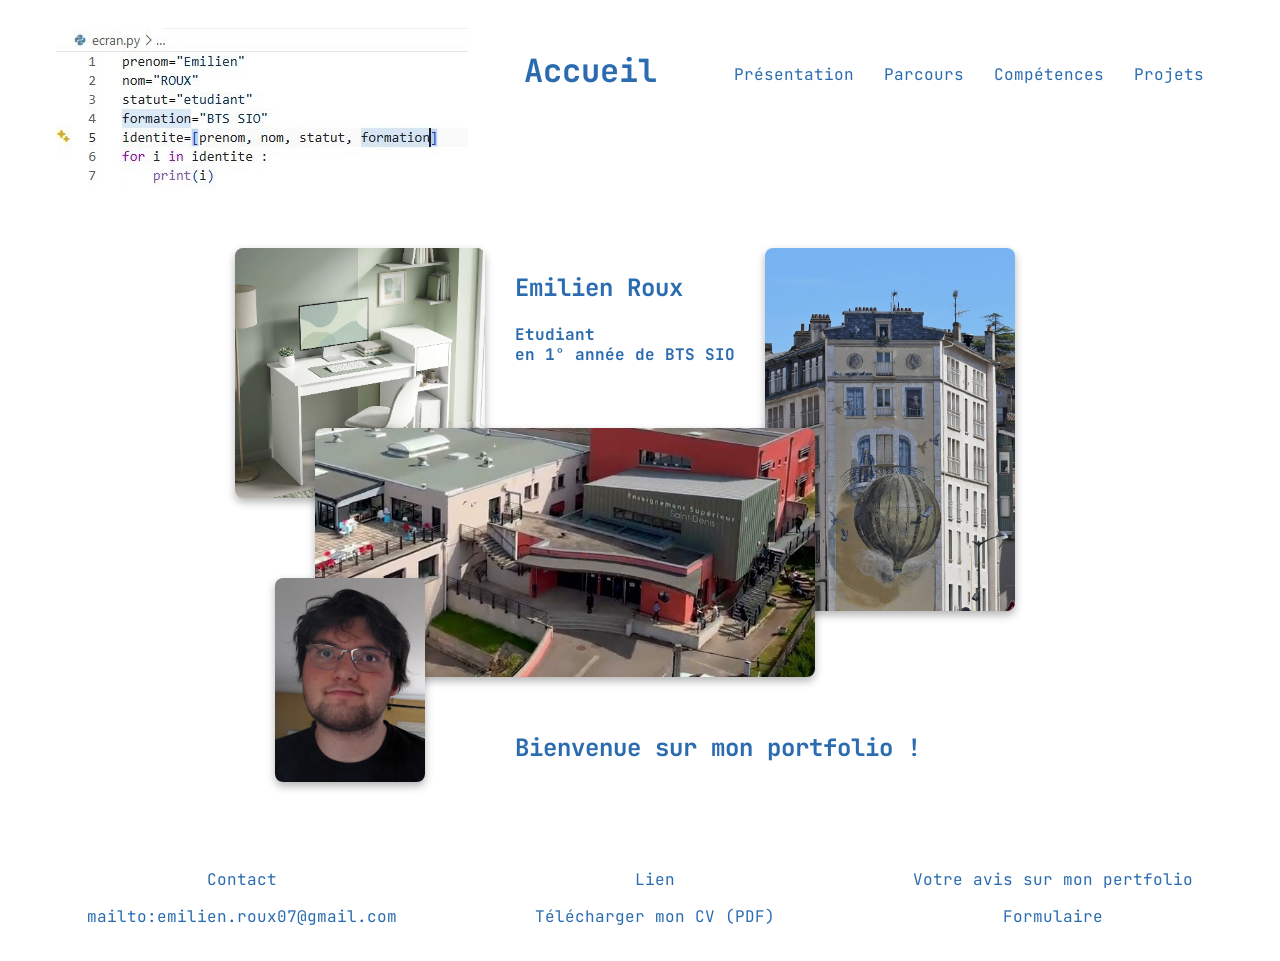
<file: index.html>
<!DOCTYPE html>
<html lang="fr">

<head>
    <meta charset="UTF-8">
    <meta name="viewport" content="width=device-width, initial-scale=1.0">
    <title>Page d'accueil</title>
    <link rel="stylesheet" href="CSS/style.css">
</head>

<body>
    <!-- en-tête de la Page -->
    <header>
        <img src="./Photos/EnTete03.jpg" alt="">
        <h1>Accueil</h1>
        <!-- menu de navigation -->
        <nav>
            <ul class="menu">
                <li><a href="pages/presentation.html">Présentation</a></li>
                <li><a href="pages/parcours.html">Parcours</a></li>
                <li><a href="pages/competences.html">Compétences</a></li>
                <li><a href="pages/projets.html">Projets</a></li>
            </ul>
        </nav>
    </header>

    <!-- contenu principal de la page -->
    <main>
        <!-- images et textes superposée an centre de la page -->
        <div class="conteneur-principal">
            <p class="nom">Emilien Roux</p>
            <p class="statut">Etudiant</p>
            <p class="etude"> en 1° année de BTS SIO</p>
            <P class="bienvenue">Bienvenue sur mon portfolio !</P>
            <!-- Image ordinateur -->
            <img src="./Photos/ordinateur.jpg" alt="Image ordinateur" class="image-ordinateur">
            <!-- Image Annonay -->
            <img src="./Photos/annonay.jpg" alt="Image Annonay" class="image-annonay">
            <!-- Image SIO -->
            <img src="./Photos/sio.jpg" alt="Image SIO" class="image-sio">
            <!-- Image Emilien -->
            <img src="./Photos/Emilien.jpg" alt="Image Emilien" class="image-emilien">
        </div>
    </main>

    <!-- pied de page -->
    <footer>
        <div>
            <p>Contact</p>
            <P><a href="mailto:emilien.roux07@gmail.com">mailto:emilien.roux07@gmail.com</a></P>
        </div>
        <div>
            <p>Lien</p>
            <p><a href="./Documents/CV.pdf" download="">Télécharger mon CV (PDF)</a></p>
        </div>
        <div>
            <p>Votre avis sur mon pertfolio</p>
            <p><a href="pages/formulaire.html">Formulaire</a></p>
        </div>
    </footer>
</body>

</html>
</file>
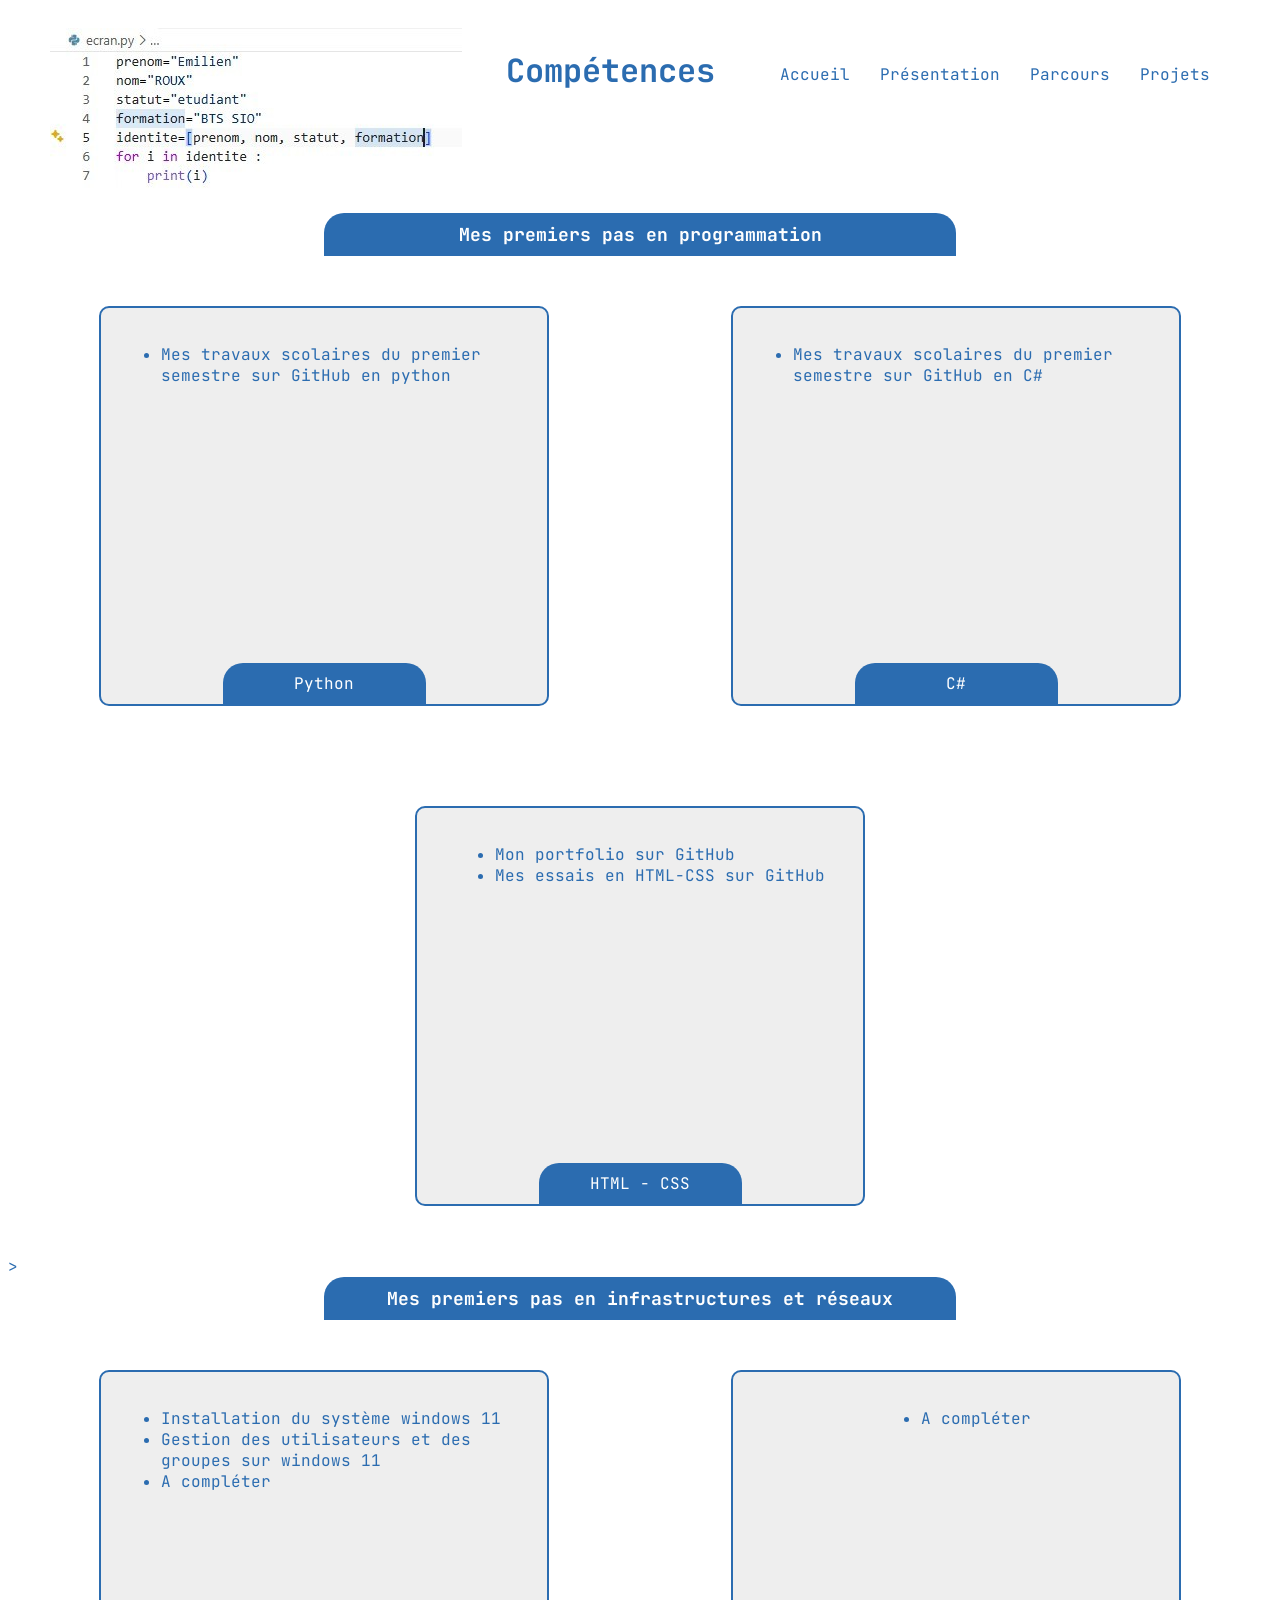
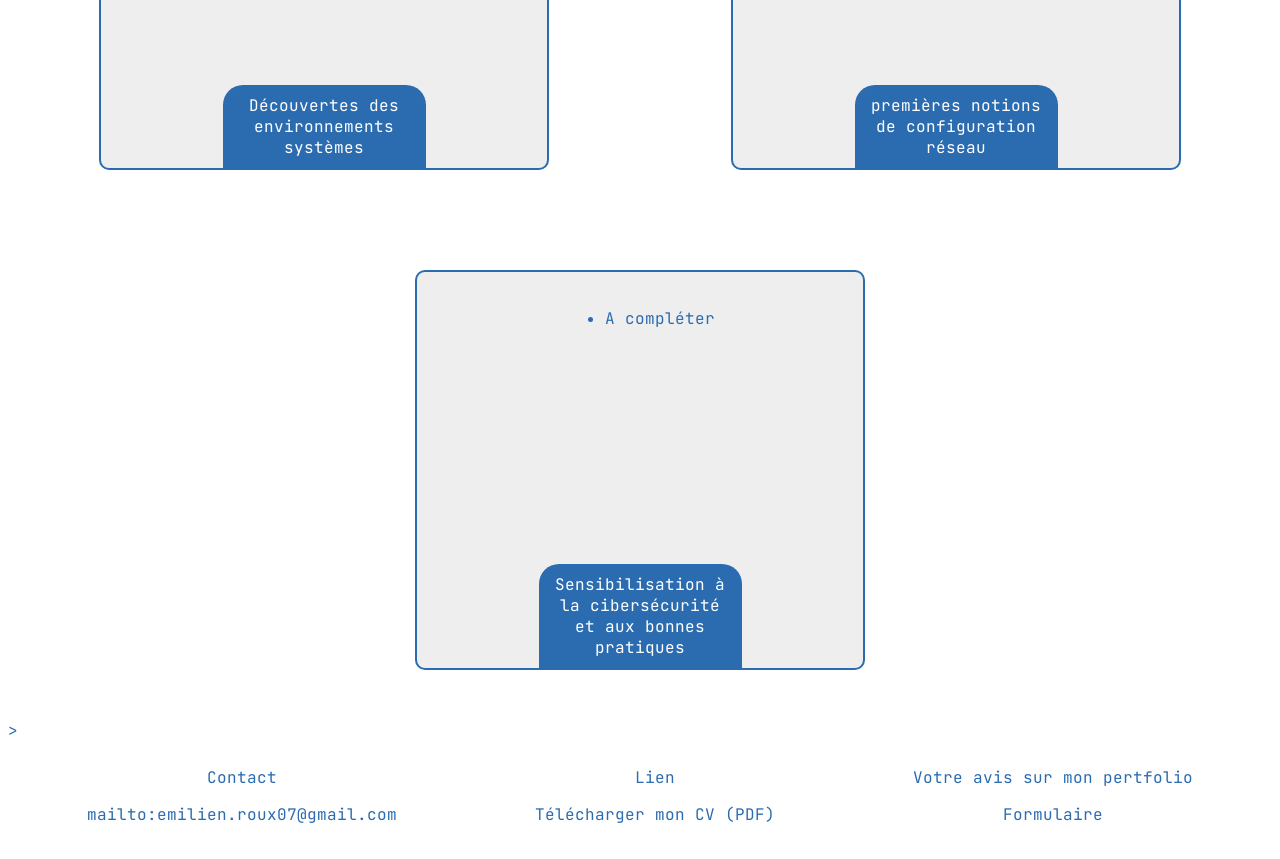
<file: pages/competences.html>
<!DOCTYPE html>
<html lang="fr">

<head>
    <meta charset="UTF-8">
    <meta name="viewport" content="width=device-width, initial-scale=1.0">
    <title>Compétences</title>
    <link rel="stylesheet" href="../CSS/style.css">
</head>

<body>
    <!-- en-tête de la Page -->
    <header>
        <img src="../Photos/EnTete03.jpg" alt="">
        <h1>Compétences</h1>
        <nav>
            <ul class="menu">
                <li><a href="../index.html">Accueil</a></li>
                <li><a href="presentation.html">Présentation</a></li>
                <li><a href="parcours.html">Parcours</a></li>
                <li><a href="projets.html">Projets</a></li>
            </ul>
        </nav>
    </header>

    <!-- contenu principal de la page -->
    <div class="titre-competences">Mes premiers pas en programmation</div>

    <div class="super-conteneur">

        <div class="conteneur-presentation">
            <div class="carte">
                <ul>
                    <li><a href="https://github.com/Emilien-jmsd/pythonExercices.git" target="_blank"
                            rel="noopener noreferrer">Mes travaux scolaires du premier semestre sur GitHub en python</a>
                    </li>
                </ul>
                <p class="carte-badge">Python</p>
            </div>
        </div>

        <div class="conteneur-presentation">
            <div class="carte">
                <ul>
                    <li><a href="https://github.com/Emilien-jmsd/C-Exercices.git" target="_blank"
                            rel="noopener noreferrer">Mes travaux scolaires du premier semestre sur GitHub en C#</a>
                    </li>
                </ul>
                <p class="carte-badge">C#</p>
            </div>
        </div>

        <div class="conteneur-presentation">
            <div class="carte">
                <ul>
                    <li><a href="https://github.com/Emilien-jmsd/PortefolioEmilien.git" target="_blank"
                            rel="noopener noreferrer">Mon portfolio sur GitHub</a></li>
                    <li>Mes essais en HTML-CSS sur GitHub</li>
                </ul>
                <p class="carte-badge">HTML - CSS</p>
            </div>
        </div>
    </div>>

    <div class="titre-competences">Mes premiers pas en infrastructures et réseaux</div>
    <div class="super-conteneur">

        <div class="conteneur-presentation">
            <div class="carte">
                <ul>
                    <li>Installation du système windows 11</li>
                    <li>Gestion des utilisateurs et des groupes sur windows 11</li>
                    <li>A compléter</li>
                </ul>

                <p class="carte-badge">Découvertes des environnements systèmes</p>
            </div>
        </div>

        <div class="conteneur-presentation">
            <div class="carte">
                <ul>
                    <li>A compléter</li>
                </ul>
                <p class="carte-badge">premières notions de configuration réseau</p>
            </div>
        </div>

        <div class="conteneur-presentation">
            <div class="carte">
                <ul>
                    <li>A compléter</li>
                </ul>
                <p class="carte-badge">Sensibilisation à la cibersécurité et aux bonnes pratiques</p>
            </div>
        </div>
    </div>>
    <!-- pied de page -->
    <footer>
        <div>
            <p>Contact</p>
            <P><a href="mailto:emilien.roux07@gmail.com">mailto:emilien.roux07@gmail.com</a></P>
        </div>
        <div>
            <p>Lien</p>
            <p><a href="../Documents/CV.pdf" download="">Télécharger mon CV (PDF)</a></p>
        </div>
        <div>
            <p>Votre avis sur mon pertfolio</p>
            <p><a href="formulaire.html">Formulaire</a></p>
        </div>
    </footer>

</html>
</file>
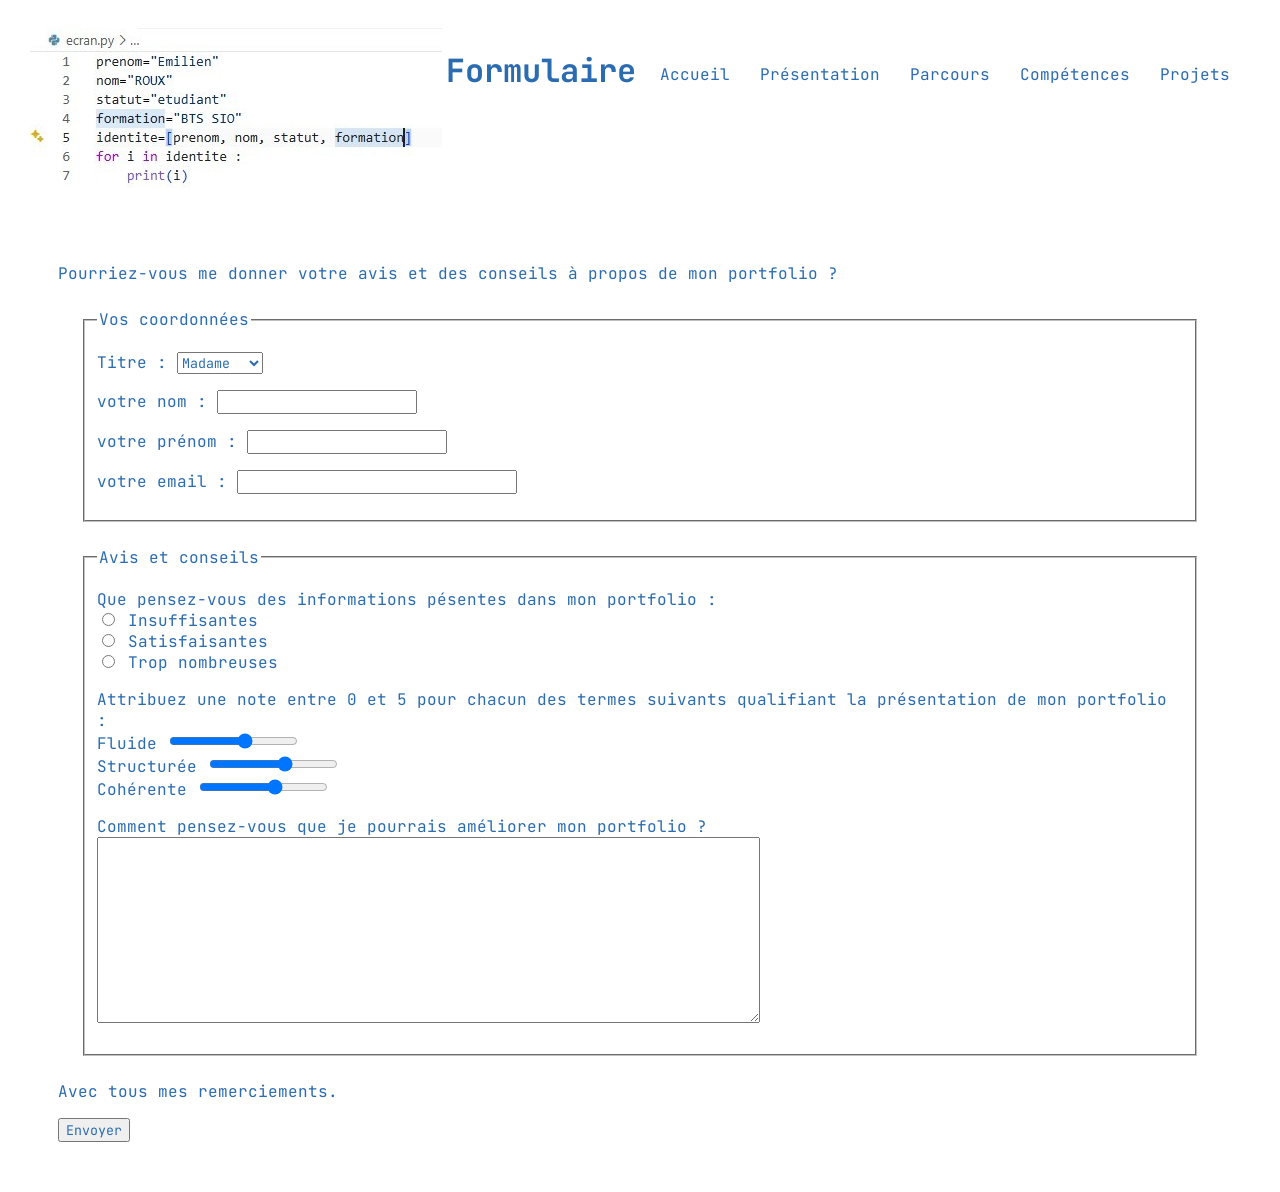
<file: pages/formulaire.html>
<!DOCTYPE html>
<html lang="fr">

<head>
    <meta charset="UTF-8">
    <meta name="viewport" content="width=device-width, initial-scale=1.0">
    <title>Formulaire</title>
    <link rel="stylesheet" href="../CSS/style.css">
</head>

<body>
    <!-- en-tête de la Page -->
    <header>
        <img src="../Photos/EnTete03.jpg" alt="">
        <h1>Formulaire</h1>
        <!-- menu de navigation -->
        <nav>
            <ul class="menu">
                <li><a href="../index.html">Accueil</a></li>
                <li><a href="./presentation.html">Présentation</a></li>
                <li><a href="./parcours.html">Parcours</a></li>
                <li><a href="./competences.html">Compétences</a></li>
                <li><a href="./projets.html">Projets</a></li>
            </ul>
        </nav>
    </header>
    <!-- contenu du formulaire -->

    <form method="post" action="traitement .php">

        <p>Pourriez-vous me donner votre avis et des conseils à propos de mon portfolio ?</p>

        <fieldset>
            <legend>Vos coordonnées</legend>

            <p>
                <label for="titre">Titre</label> :
                <select name="titre" id="titre">
                    <option value="madame">Madame</option>
                    <option value="monsieur">Monsieur</option>
                </select>
            </p>

            <p>
                <label for="nom">votre nom</label> : <input type="text" name="nom" id="nom">
            </p>


            <p>
                <label for="prenom">votre prénom</label> : <input type="text" name="prenom" id="prenom">
            </p>
            <p>
                <label for="email">votre email</label> : <input type="email" size="30" name="email" id="email">
            </p>
        </fieldset>

        <fieldset>
            <legend>Avis et conseils</legend>

            <p>
                Que pensez-vous des informations pésentes dans mon portfolio : <br>
                <input type="radio" name="info" value="insuffisantes" id="insuffisants"> <label
                    for="insuffisantes">Insuffisantes</label> <br>
                <input type="radio" name="info" value="satisfaisantes" id="satisfaisantes"> <label
                    for="satisfaisantes">Satisfaisantes</label> <br>
                <input type="radio" name="info" value="tropNombreuses" id="tropNombreuses"> <label
                    for="tropNombreuses">Trop
                    nombreuses</label> <br>
            </p>

            <p>
                Attribuez une note entre 0 et 5 pour chacun des termes suivants qualifiant la présentation de mon
                portfolio
                : <br>
                <label for="fluide">Fluide</label> <input type="range" name="fluide" id="fluide" min="0" max="5"> <br>
                <label for="structuree">Structurée</label> <input type="range" name="structuree" id="structuree" min="0"
                    max="5"> <br>
                <label for="coherente">Cohérente</label> <input type="range" name="coherente" id="coherente" min="0"
                    max="5"> <br>
            </p>

            <p>
                <label for="ameliorer">Comment pensez-vous que je pourrais améliorer mon portfolio ?</label> <br>
                <textarea name="ameliorer" id="ameliorer" rows="10" cols="80"></textarea>
            </p>
        </fieldset>

        <p>Avec tous mes remerciements.</p>

        <p>
            <input type="submit" value="Envoyer">
        </p>

    </form>
</body>

</html>
</file>
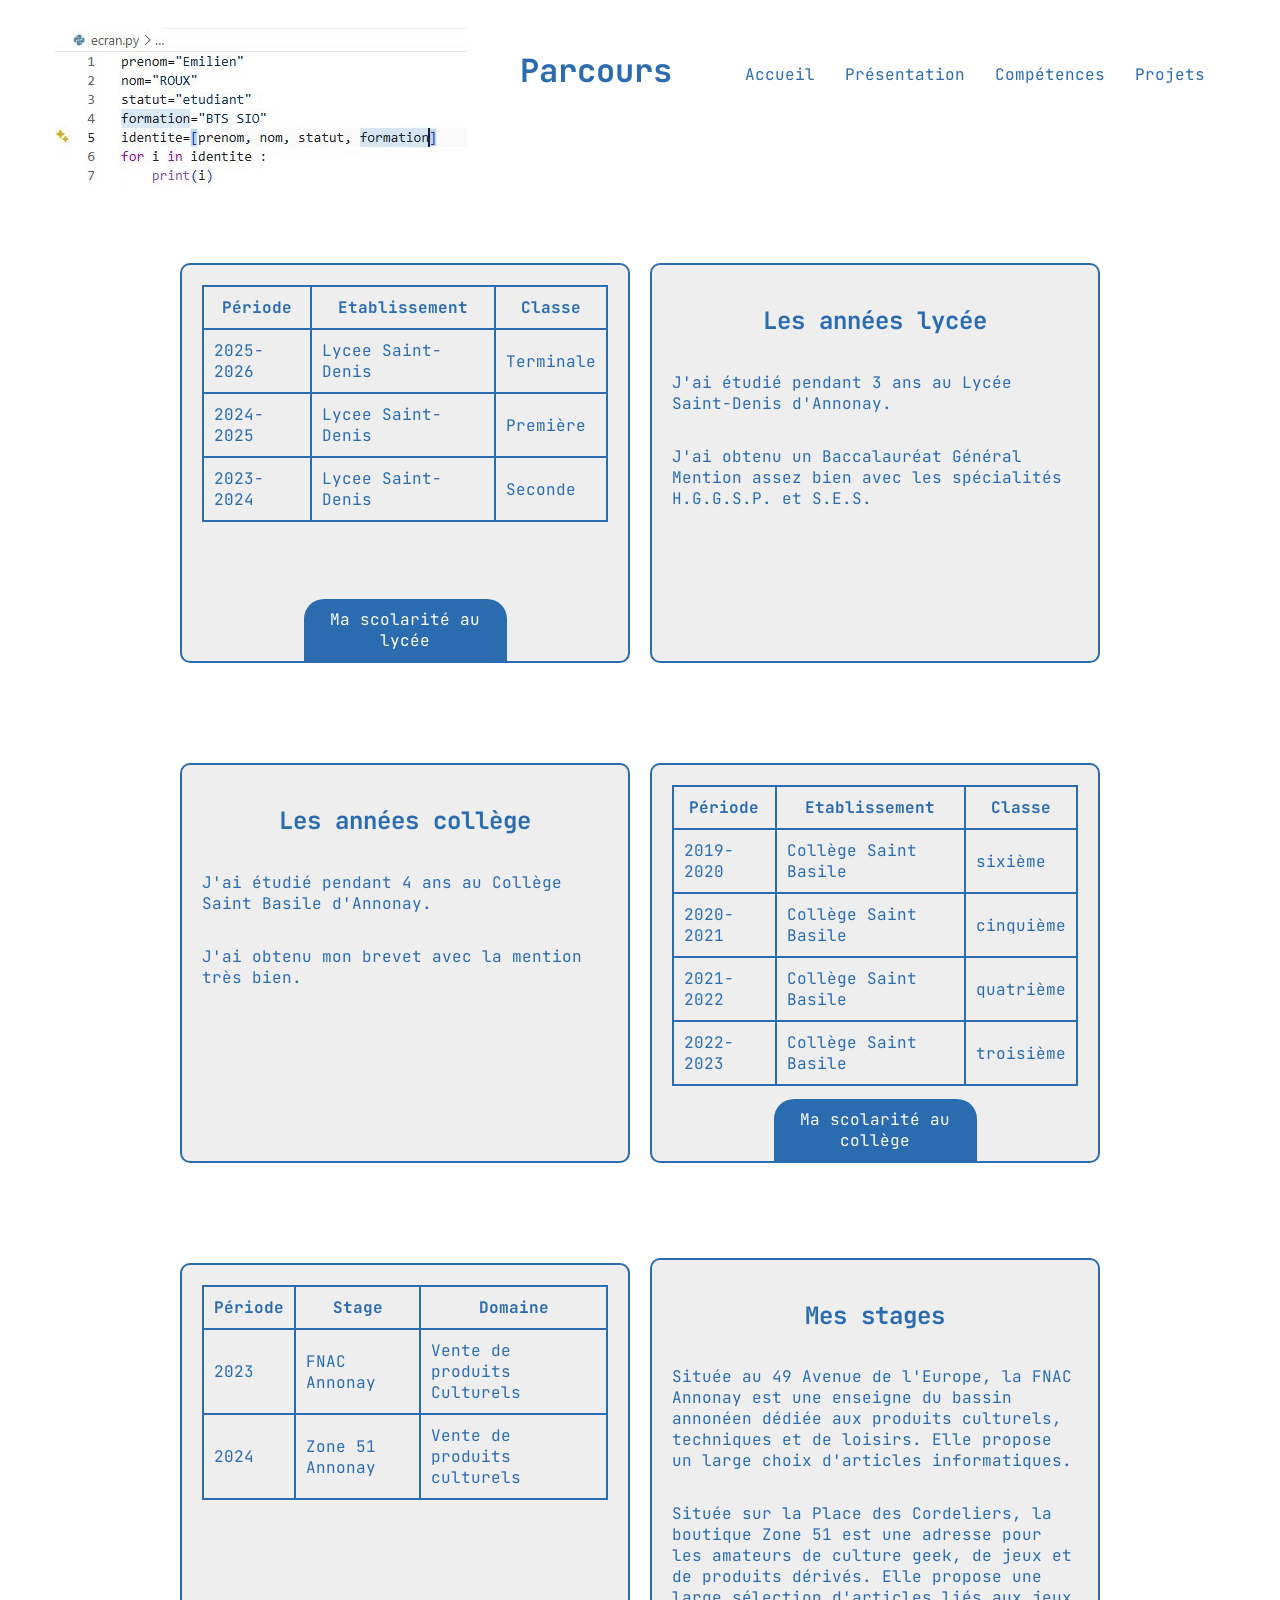
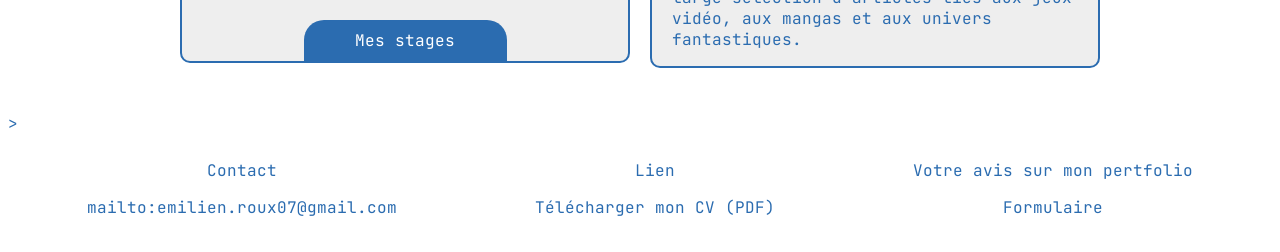
<file: pages/parcours.html>
<!DOCTYPE html>
<html lang="fr">

<head>
    <meta charset="UTF-8">
    <meta name="viewport" content="width=device-width, initial-scale=1.0">
    <title>Parcours</title>
    <link rel="stylesheet" href="../CSS/style.css">
</head>

<body>
    <!-- en-tête de la Page -->
    <header>
        <img src="../Photos/EnTete03.jpg" alt="">
        <h1>Parcours</h1>
        <nav>
            <ul class="menu">
                <li><a href="../index.html">Accueil</a></li>
                <li><a href="presentation.html">Présentation</a></li>
                <li><a href="competences.html">Compétences</a></li>
                <li><a href="projets.html">Projets</a></li>
            </ul>
        </nav>
    </header>

    <!-- contenu principal de la page -->
    <main class="super-conteneur">

        <div class="conteneur-presentation">
            <div class="carte">
                <table>
                    <tr>
                        <th scope="col">Période</th>
                        <th scope="col">Etablissement</th>
                        <th scope="col">Classe</th>
                    </tr>
                    <tr>
                        <td>2025-2026</td>
                        <td><a href="https://campussaintdenis.com/filieres-lycee/filiere-generale/?gad_source=1&gad_campaignid=23449326229&gclid=CjwKCAjw56zWBhB0EiwAdPOQOWC97iDl6qobsO4ddy5rVeqM_-GAk7Ff4I_r2R6ALbYJ_dN54zUkGhoCvQMQAvD_BwE#specialites"
                                target="_blank" rel="noopener noreferrer">Lycee Saint-Denis</a>
                        </td>
                        <td>Terminale</td>
                    </tr>
                    <tr>
                        <td>2024-2025</td>
                        <td><a href="https://campussaintdenis.com/filieres-lycee/filiere-generale/?gad_source=1&gad_campaignid=23449326229&gclid=CjwKCAjw56zWBhB0EiwAdPOQOWC97iDl6qobsO4ddy5rVeqM_-GAk7Ff4I_r2R6ALbYJ_dN54zUkGhoCvQMQAvD_BwE#specialites"
                                target="_blank" rel="noopener noreferrer">Lycee Saint-Denis</a>
                        </td>
                        <td>Première</td>
                    </tr>
                    <tr>
                        <td>2023-2024</td>
                        <td><a href="https://campussaintdenis.com/filieres-lycee/filiere-generale/?gad_source=1&gad_campaignid=23449326229&gclid=CjwKCAjw56zWBhB0EiwAdPOQOWC97iDl6qobsO4ddy5rVeqM_-GAk7Ff4I_r2R6ALbYJ_dN54zUkGhoCvQMQAvD_BwE#specialites"
                                target="_blank" rel="noopener noreferrer">Lycee Saint-Denis</a>
                        </td>
                        <td>Seconde</td>
                    </tr>
                </table>
                <p class="carte-badge">Ma scolarité au lycée</p>
            </div>
            <div class="carte">
                <h2 class="carte-titre">Les années lycée</h2>
                <p class="carte-texte">J'ai étudié pendant 3 ans au <a
                        href="https://campussaintdenis.com/filieres-lycee/filiere-generale/?gad_source=1&gad_campaignid=23449326229&gclid=CjwKCAjw56zWBhB0EiwAdPOQOWC97iDl6qobsO4ddy5rVeqM_-GAk7Ff4I_r2R6ALbYJ_dN54zUkGhoCvQMQAvD_BwE#specialites"
                        target="_blank" rel="noopener noreferrer">Lycée
                        Saint-Denis</a> d'Annonay.
                <p class="carte-texte">J'ai obtenu un Baccalauréat Général Mention assez bien avec les spécialités
                    H.G.G.S.P.
                    et S.E.S.</p>
            </div>
        </div>

        <div class="conteneur-presentation">

            <div class="carte">
                <h2 class="carte-titre">Les années collège</h2>
                <p class="carte-texte">J'ai étudié pendant 4 ans au <a href="https://ensemblescolairesaintbasile.fr/"
                        target="_blank" rel="noopener noreferrer">Collège Saint Basile</a> d'Annonay.
                <p class="carte-texte">J'ai obtenu mon brevet avec la mention très bien.</p>
            </div>


            <div class="carte">
                <table>
                    <!-- <caption>Ma scolarité au collège</caption> -->
                    <tr>
                        <th scope="col">Période</th>
                        <th scope="col">Etablissement</th>
                        <th scope="col">Classe</th>
                    </tr>
                    <tr>
                        <td>2019-2020</td>
                        <td><a href="https://ensemblescolairesaintbasile.fr/" target="_blank"
                                rel="noopener noreferrer">Collège Saint Basile</a></td>
                        <td>sixième</td>
                    </tr>
                    <tr>
                        <td>2020-2021</td>
                        <td><a href="https://ensemblescolairesaintbasile.fr/" target="_blank"
                                rel="noopener noreferrer">Collège Saint Basile</a></td>
                        <td>cinquième</td>
                    </tr>
                    <tr>
                        <td>2021-2022</td>
                        <td><a href="https://ensemblescolairesaintbasile.fr/" target="_blank"
                                rel="noopener noreferrer">Collège Saint Basile</a></td>
                        <td>quatrième</td>
                    </tr>
                    <tr>
                        <td>2022-2023</td>
                        <td><a href="https://ensemblescolairesaintbasile.fr/" target="_blank"
                                rel="noopener noreferrer">Collège Saint Basile</a></td>
                        <td>troisième</td>
                    </tr>
                </table>
                <p class="carte-badge">Ma scolarité au collège</p>
            </div>

        </div>

        <div class="conteneur-presentation">

            <div class="carte">
                <table>
                    <!-- <caption>Mes stages</caption> -->
                    <tr>
                        <th scope="col">Période</th>
                        <th scope="col">Stage</th>
                        <th scope="col">Domaine</th>
                    </tr>
                    <tr>
                        <td>2023</td>
                        <td><a href="https://www.fnac.com/Annonay/Fnac-Annonay/cl498/w-4" target="_blank"
                                rel="noopener noreferrer">FNAC Annonay</a></td>
                        <td>Vente de produits Culturels</td>
                    </tr>
                    <tr>
                        <td>2024</td>
                        <td><a href="https://asso.chez-mon-libraire.fr/librairie/librairie/234.html" target="_blank"
                                rel="noopener noreferrer">Zone 51 Annonay</a></td>
                        <td>Vente de produits culturels</td>
                    </tr>
                </table>
                <p class="carte-badge">Mes stages</p>
            </div>
            <div class="carte">
                <h2 class="carte-titre">Mes stages</h2>
                <p class="carte-texte">Située au 49 Avenue de l'Europe, la FNAC Annonay est une enseigne du bassin
                    annonéen dédiée aux produits culturels, techniques et de loisirs. Elle propose un large choix
                    d'articles informatiques.</p>
                <p class="carte-texte">Située sur la Place des Cordeliers, la boutique Zone 51 est une adresse pour les
                    amateurs de culture geek, de jeux et de produits dérivés. Elle propose une large sélection
                    d'articles liés aux jeux vidéo, aux mangas et aux univers fantastiques.</p>
            </div>
        </div>
    </main>>

    <!-- pied de page -->
    <footer>
        <div>
            <p>Contact</p>
            <P><a href="mailto:emilien.roux07@gmail.com">mailto:emilien.roux07@gmail.com</a></P>
        </div>
        <div>
            <p>Lien</p>
            <p><a href="../Documents/CV.pdf" download="">Télécharger mon CV (PDF)</a></p>
        </div>
        <div>
            <p>Votre avis sur mon pertfolio</p>
            <p><a href="formulaire.html">Formulaire</a></p>
        </div>
    </footer>

</html>
</file>
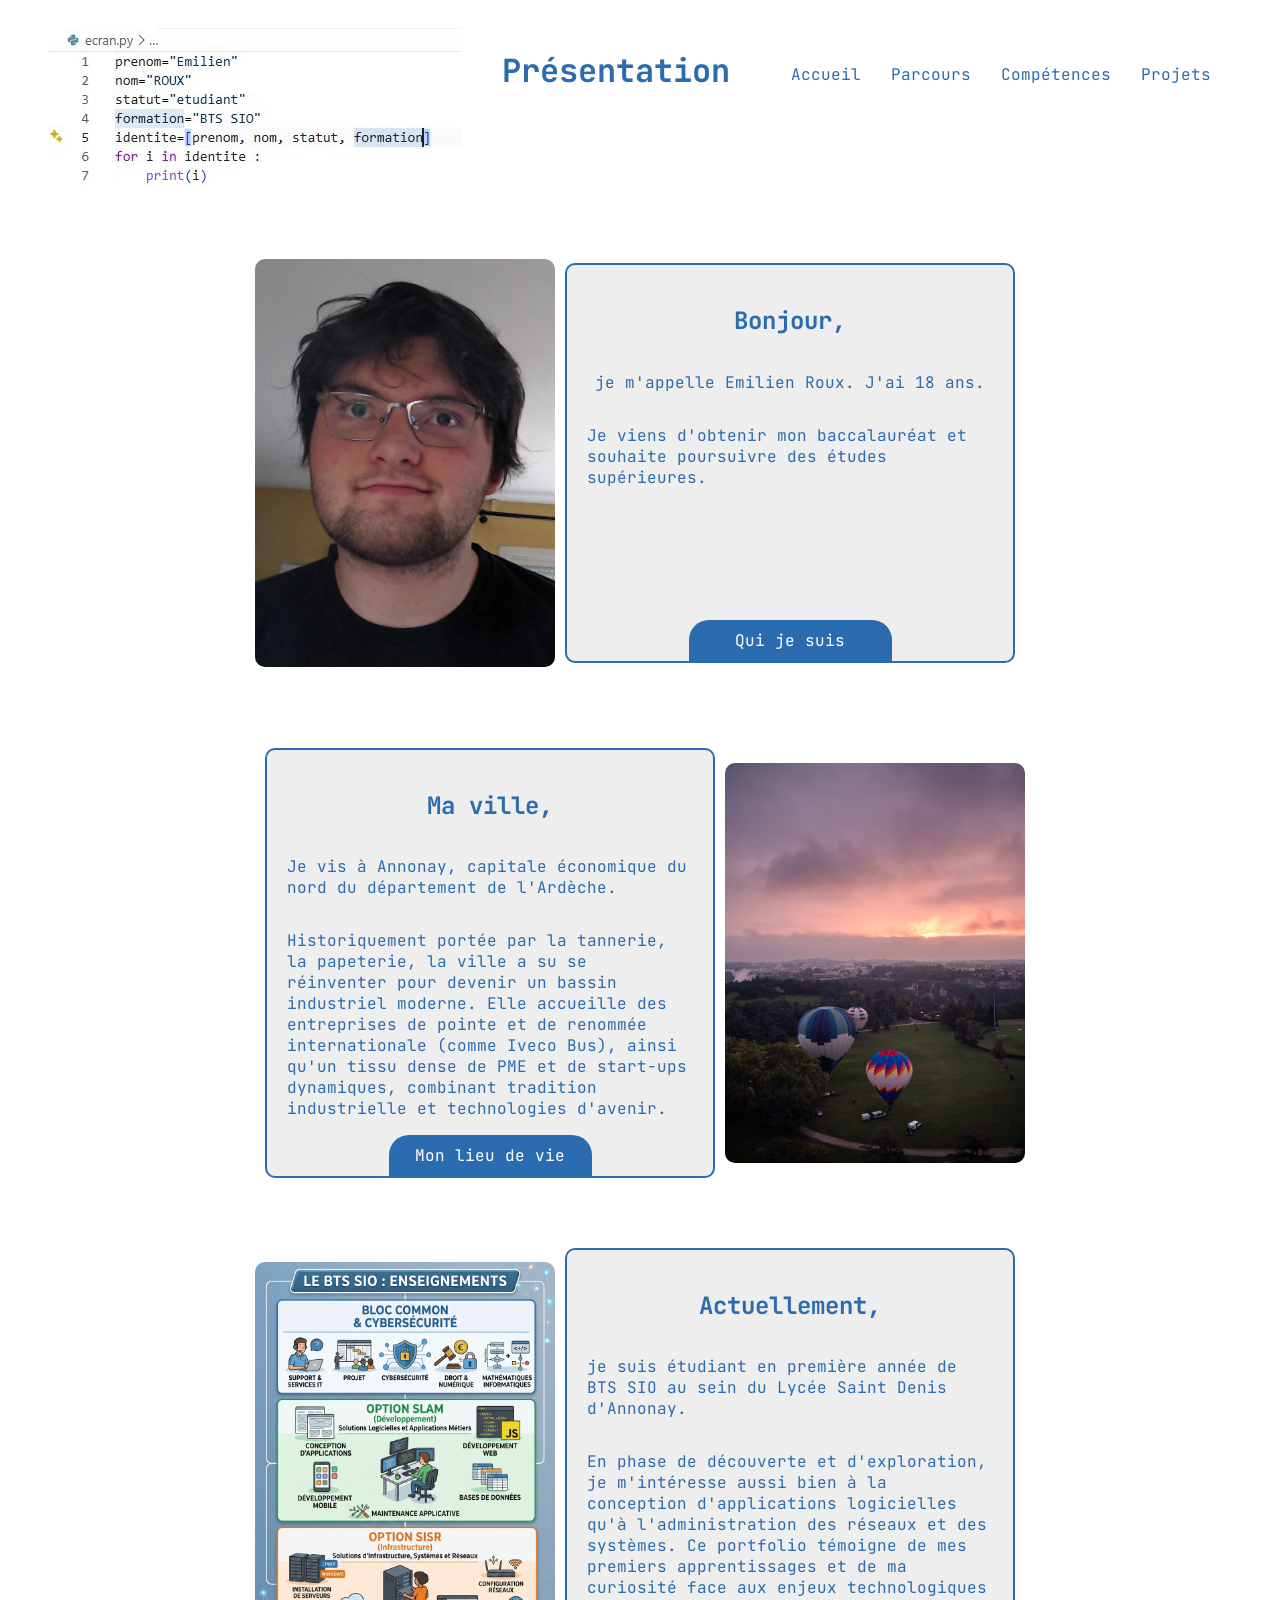
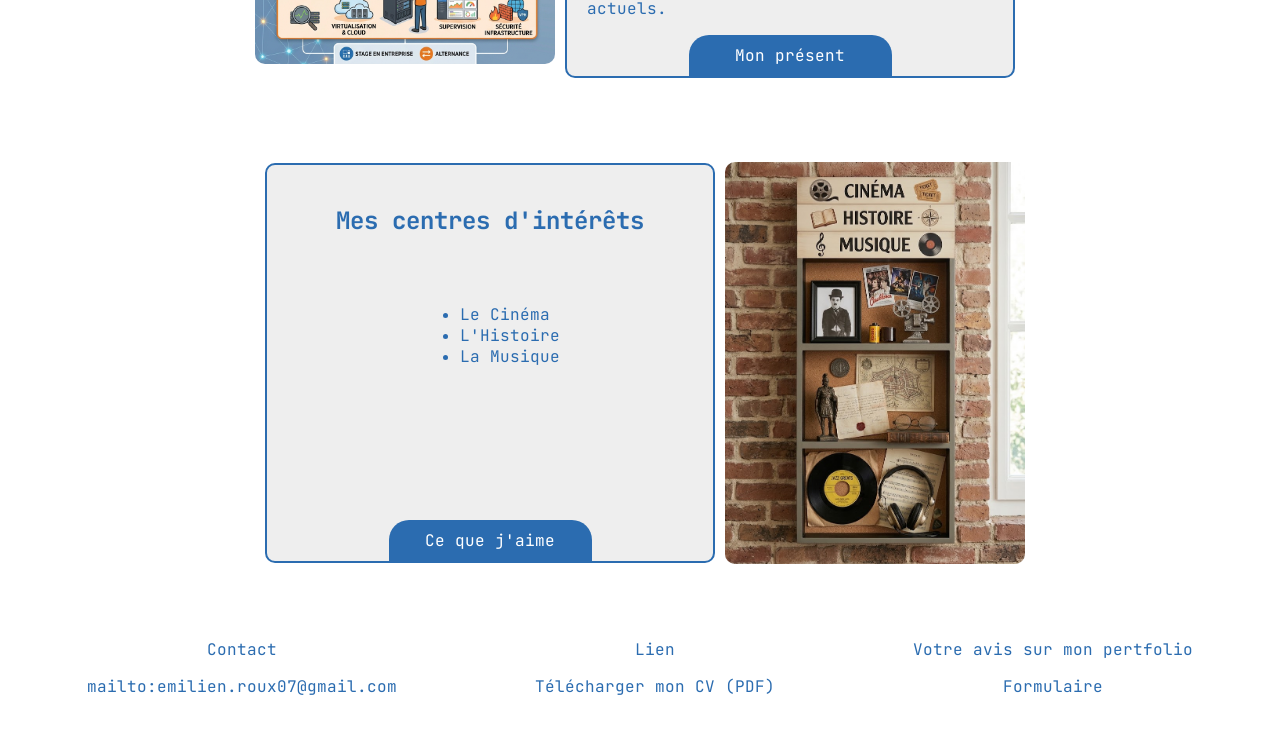
<file: pages/presentation.html>
<!DOCTYPE html>
<html lang="fr">

<head>
    <meta charset="UTF-8">
    <meta name="viewport" content="width=device-width, initial-scale=1.0">
    <title>Présentation</title>
    <link rel="stylesheet" href="../CSS/style.css">
</head>

<body>
    <!-- en-tête de la Page -->
    <header>
        <img src="../Photos/EnTete03.jpg" alt="">
        <h1>Présentation</h1>
        <!-- menu de navigation -->
        <nav>
            <ul class="menu">
                <li><a href="../index.html">Accueil</a></li>
                <li><a href="parcours.html">Parcours</a></li>
                <li><a href="competences.html">Compétences</a></li>
                <li><a href="projets.html">Projets</a></li>
            </ul>
        </nav>
    </header>

    <!-- contenu principal de la page -->
    <main class="super-conteneur">

        <div class="conteneur-presentation">
            <img src="../Photos/Emilien.jpg" alt="Photo d'Emilien">
            <div class="carte">
                <h2 class="carte-titre">Bonjour,</h2>
                <p class="carte-texte">je m'appelle Emilien Roux. J'ai 18 ans.</p>
                <p class="carte-texte">Je viens d'obtenir mon baccalauréat et souhaite poursuivre des études
                    supérieures.</p>
                <p class="carte-badge">Qui je suis</p>
            </div>
        </div>

        <div class="conteneur-presentation">
            <div class="carte">
                <h2 class="carte-titre">Ma ville,</h2>
                <p class="carte-texte">Je vis à <a href="https://www.annonay.fr/" target="_blank"
                        rel="noopener noreferrer">Annonay</a>, capitale économique du nord du département de <a
                        href="https://www.ardeche.fr/" target="_blank" rel="noopener noreferrer">l'Ardèche</a>.</p>
                <p class="carte-texte">Historiquement portée par la tannerie, la papeterie, la ville a su se réinventer
                    pour devenir un bassin industriel moderne. Elle accueille des entreprises de pointe et de renommée
                    internationale (comme Iveco Bus), ainsi qu'un tissu dense de PME et de start-ups dynamiques,
                    combinant tradition industrielle et technologies d'avenir.</p>
                <p class="carte-badge">Mon lieu de vie</p>
            </div>

            <img src="../Photos/vol-mongolfiere-ardeche-annonay.jpg" alt="Photo d'Emilien">
        </div>

        <div class="conteneur-presentation">
            <img src="../Photos/ProgrammeSIO.jpg" alt="Photo d'Emilien">
            <div class="carte">
                <h2 class="carte-titre">Actuellement,</h2>
                <p class="carte-texte">je suis étudiant en première année de BTS SIO au sein du Lycée Saint Denis
                    d'Annonay.</p>
                <p class="carte-texte"> En phase de découverte et d'exploration, je m'intéresse aussi bien à la
                    conception d'applications logicielles qu'à l'administration des réseaux et des systèmes. Ce
                    portfolio témoigne de mes premiers apprentissages et de ma curiosité face aux enjeux technologiques
                    actuels.</p>
                <p class="carte-badge">Mon présent</p>
            </div>
        </div>

        <div class="conteneur-presentation">
            <div class="carte">
                <h2 class="carte-titre">Mes centres d'intérêts</h2>
                <p class="carte-texte">
                <ul>
                    <li><a href="https://www.arte.tv/fr/videos/cinema/?utm_source=google&utm_medium=sea&utm_campaign=generique_cinema&gclsrc=aw.ds&gad_source=1&gad_campaignid=24219341184&gclid=CjwKCAjw56zWBhB0EiwAdPOQOZKU0wsv-rhA4nB6rrqng0R_eYenIkORhu4j96xcsdk5V6o91EnB3xoC8cMQAvD_BwE"
                            target="_blank" rel="noopener noreferrer">Le
                            Cinéma</a></li>
                    <li><a href="https://www.lhistoire.fr/" target="_blank" rel="noopener noreferrer">L'Histoire</a>
                    </li>
                    <li><a href="https://hellfest.fr/" target="_blank" rel="noopener noreferrer">La Musique</a></li>
                </ul>
                </p>
                <p class="carte-badge">Ce que j'aime</p>
            </div>
            <img src="../Photos/interets.jpg" alt="Photo d'Emilien">
        </div>
    </main>

    <!-- pied de page -->
    <footer>
        <div>
            <p>Contact</p>
            <P><a href="mailto:emilien.roux07@gmail.com">mailto:emilien.roux07@gmail.com</a></P>
        </div>
        <div>
            <p>Lien</p>
            <p><a href="../Documents/CV.pdf" download="">Télécharger mon CV (PDF)</a></p>
        </div>
        <div>
            <p>Votre avis sur mon pertfolio</p>
            <p><a href="formulaire.html">Formulaire</a></p>
        </div>
    </footer>

</body>

</html>
</file>
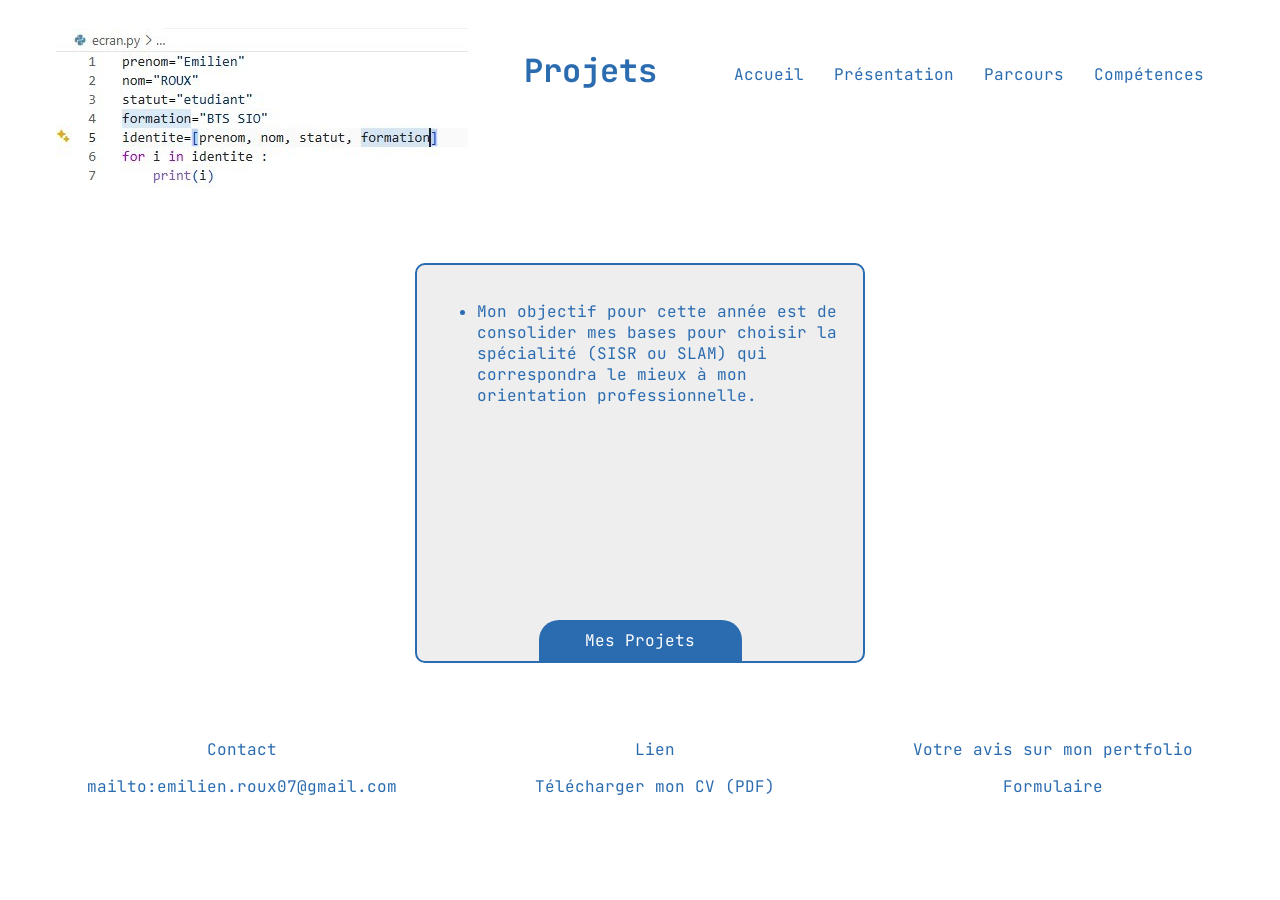
<file: pages/projets.html>
<!DOCTYPE html>
<html lang="fr">

<head>
    <meta charset="UTF-8">
    <meta name="viewport" content="width=device-width, initial-scale=1.0">
    <title>Projets</title>
    <link rel="stylesheet" href="../CSS/style.css">
</head>

<body>
    <!-- en-tête de la Page -->
    <header>
        <img src="../Photos/EnTete03.jpg" alt="">
        <h1>Projets</h1>
        <nav>
            <ul class="menu">
                <li><a href="../index.html">Accueil</a></li>
                <li><a href="presentation.html">Présentation</a></li>
                <li><a href="parcours.html">Parcours</a></li>
                <li><a href="competences.html">Compétences</a></li>
            </ul>
        </nav>
    </header>

    <!-- contenu principal de la page -->
    <main>
                <div class="conteneur-presentation">
            <div class="carte">
                <ul>
                    <li>Mon objectif pour cette année est de consolider mes bases pour choisir la spécialité (SISR ou SLAM) qui
                correspondra le mieux à mon orientation professionnelle.
                    </li>
                </ul>
                <p class="carte-badge">Mes Projets</p>
            </div>
        </div>
    </main>

    <!-- pied de page -->
    <footer>
        <div>
            <p>Contact</p>
            <P><a href="mailto:emilien.roux07@gmail.com">mailto:emilien.roux07@gmail.com</a></P>
        </div>
        <div>
            <p>Lien</p>
            <p><a href="../Documents/CV.pdf" download="">Télécharger mon CV (PDF)</a></p>
        </div>
        <div>
            <p>Votre avis sur mon pertfolio</p>
            <p><a href="formulaire.html">Formulaire</a></p>
        </div>
    </footer>
</body>

</html>
</file>
<file: CSS/style.css>
/* importation de la fonte JetBrains Mono */
@import url('https://fonts.googleapis.com/css2?family=JetBrains+Mono:ital,wght@0,100..800;1,100..800&display=swap');


/* propriétées pour toutes les balises des pages */
* {
    box-sizing: border-box;
    font-family: "JetBrains Mono", monospace, Verdana, Geneva, Tahoma, sans-serif;
    color: #2b6cb0;
}


/* apparence des liens hypertextes */
a {
    /* Supprime le soulignement */
    text-decoration: none;
}

a:hover {
    /* Change la couleur au survol */
    color: #1a365d;
    /* Remet le soulignement au survol*/
    text-decoration: underline;
}


/* apparence de l'en-tête des pages contenant le menu principal */
header {
    width: 100%;
    min-height: 160px;
    padding: 20px;
    display: flex;
    justify-content: space-around;
}

header img {
    height: auto;
    display: block;
}

.menu {
    list-style: none;
    min-height: 60px;
    padding: 20px;
    display: flex;
    justify-content: space-around;
    align-items: center;
    flex-wrap: wrap;
    gap: 30px;
}


/* Organisation du conteneur au centre de la page d'accueil */

/* Conteneur principal images et textes*/
.conteneur-principal {
    /* Référence pour le positionnement dans le conteneur principal */
    position: relative;
    width: 850px;
    height: 600px;
    /* border: 2px solid black; */
    /* La valeur "auto" permet de centrer horizontalement le conteneur principal */
    margin: 15px auto;
}

/* Style commun aux images */
.conteneur-principal img {
    /* Permet de superposer les images */
    position: absolute;
    height: auto;
    border-radius: 8px;
    box-shadow: 0 4px 8px rgba(0, 0, 0, 0.3);
}

/* Image d'un ordinateur */
.image-ordinateur {
    width: 250px;
    top: 20px;
    left: 20px;
    z-index: 1;
}

/* Image d'Annonay' */
.image-annonay {
    width: 250px;
    top: 20px;
    left: 550px;
    z-index: 1;
}

/* Image BTS SIO */
.image-sio {
    width: 500px;
    top: 200px;
    left: 100px;
    z-index: 2;
}

/* Image Emilien */
.image-emilien {
    width: 150px;
    top: 350px;
    left: 60px;
    z-index: 3;
}

/* Style commun et position des boîtes contenant du texte */
.conteneur-principal p {
    /* Permet de superposer les textes */
    position: absolute;
    width: 450px;
    height: auto;
}

.nom {
    top: 20px;
    left: 300px;
    font-size: x-large;
    font-weight: bold;
    z-index: 3;
}

.bienvenue {
    top: 480px;
    left: 300px;
    font-size: x-large;
    font-weight: bold;
    z-index: 3;
}

.statut {
    top: 80px;
    left: 300px;
    font-size: medium;
    font-weight: bold;
    z-index: 3;
}

.etude {
    top: 100px;
    left: 300px;
    font-size: medium;
    font-weight: bold;
    z-index: 3;
}

/* Organisation du formulaire */

form {
    margin: 50px;
}

fieldset {
    margin: 25px;
}

/* Organisation des boîtes dans la page présentation */

.super-conteneur {
    display: flex;
    justify-content: space-around;
    align-items: center;
    min-height: 500px;
    flex-wrap: wrap;
}

.conteneur-presentation {
    display: flex;
    justify-content: center;
    align-items: center;
    height: 500px;
    flex-wrap: wrap;
}

.conteneur-presentation img {
    width: 300px;
    border-radius: 10px;
}


.carte {
    width: 450px;
    min-height: 400px;
    background-color: #eee;
    padding: 20px 20px 0px 20px;
    border: 2px solid #2b6cb0;
    border-radius: 10px;
    margin: 10px;
    display: flex;
    flex-direction: column;
    align-items: center;
}

.carte h2 {
    text-align: center;
}

.carte-badge {
    width: 50%;
    margin-top: auto;
    margin-bottom: 0;
    text-align: center;
    padding: 10px;
    background-color: #2b6cb0;
    color: #fff;
    border-radius: 20px 20px 0px 0px;
}

/* apparence tableau */
table {
    border-collapse: collapse;
}

th,
td {
    border: 2px solid;
    padding: 10px;
    height: 20px;
}

/* apparence des titres dans la page compétence */
.titre-competences {
    width: 50%;
    margin-top: auto;
    margin: 0 auto;
    text-align: center;
    font-size: large;
    font-weight: bold;
    padding: 10px;
    background-color: #2b6cb0;
    color: #fff;
    border-radius: 20px 20px 0px 0px;
}


/* apparence du pied de page */
footer {
    /* margin: 0px, 100px, 0px, 100px; */
    padding: 10px;
    text-align: center;
    display: flex;
    justify-content: space-around;
}


/* organisation de la page projets */

.projets {
    width: 50%;
    border: 2px solid #2b6cb0;
    margin: 0px auto;
    padding: 20px;
    text-align: center;
}
</file>
